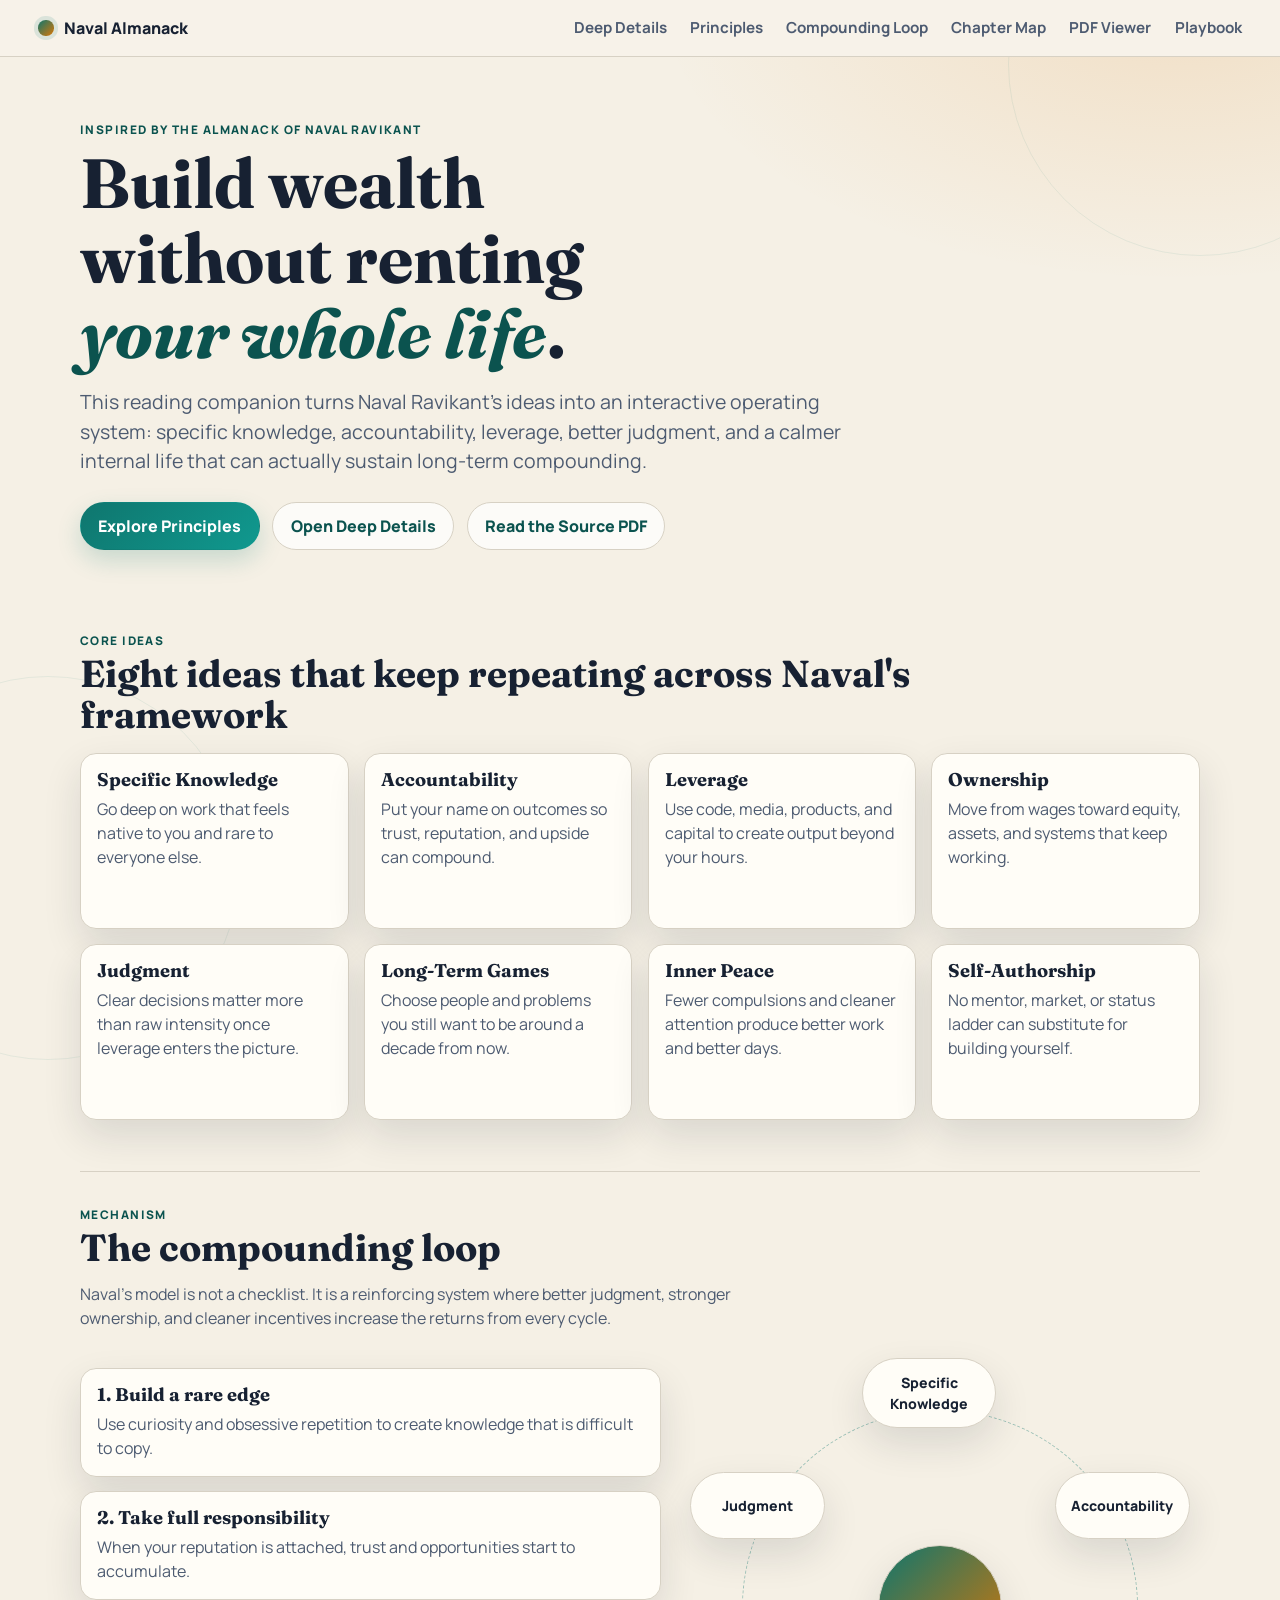
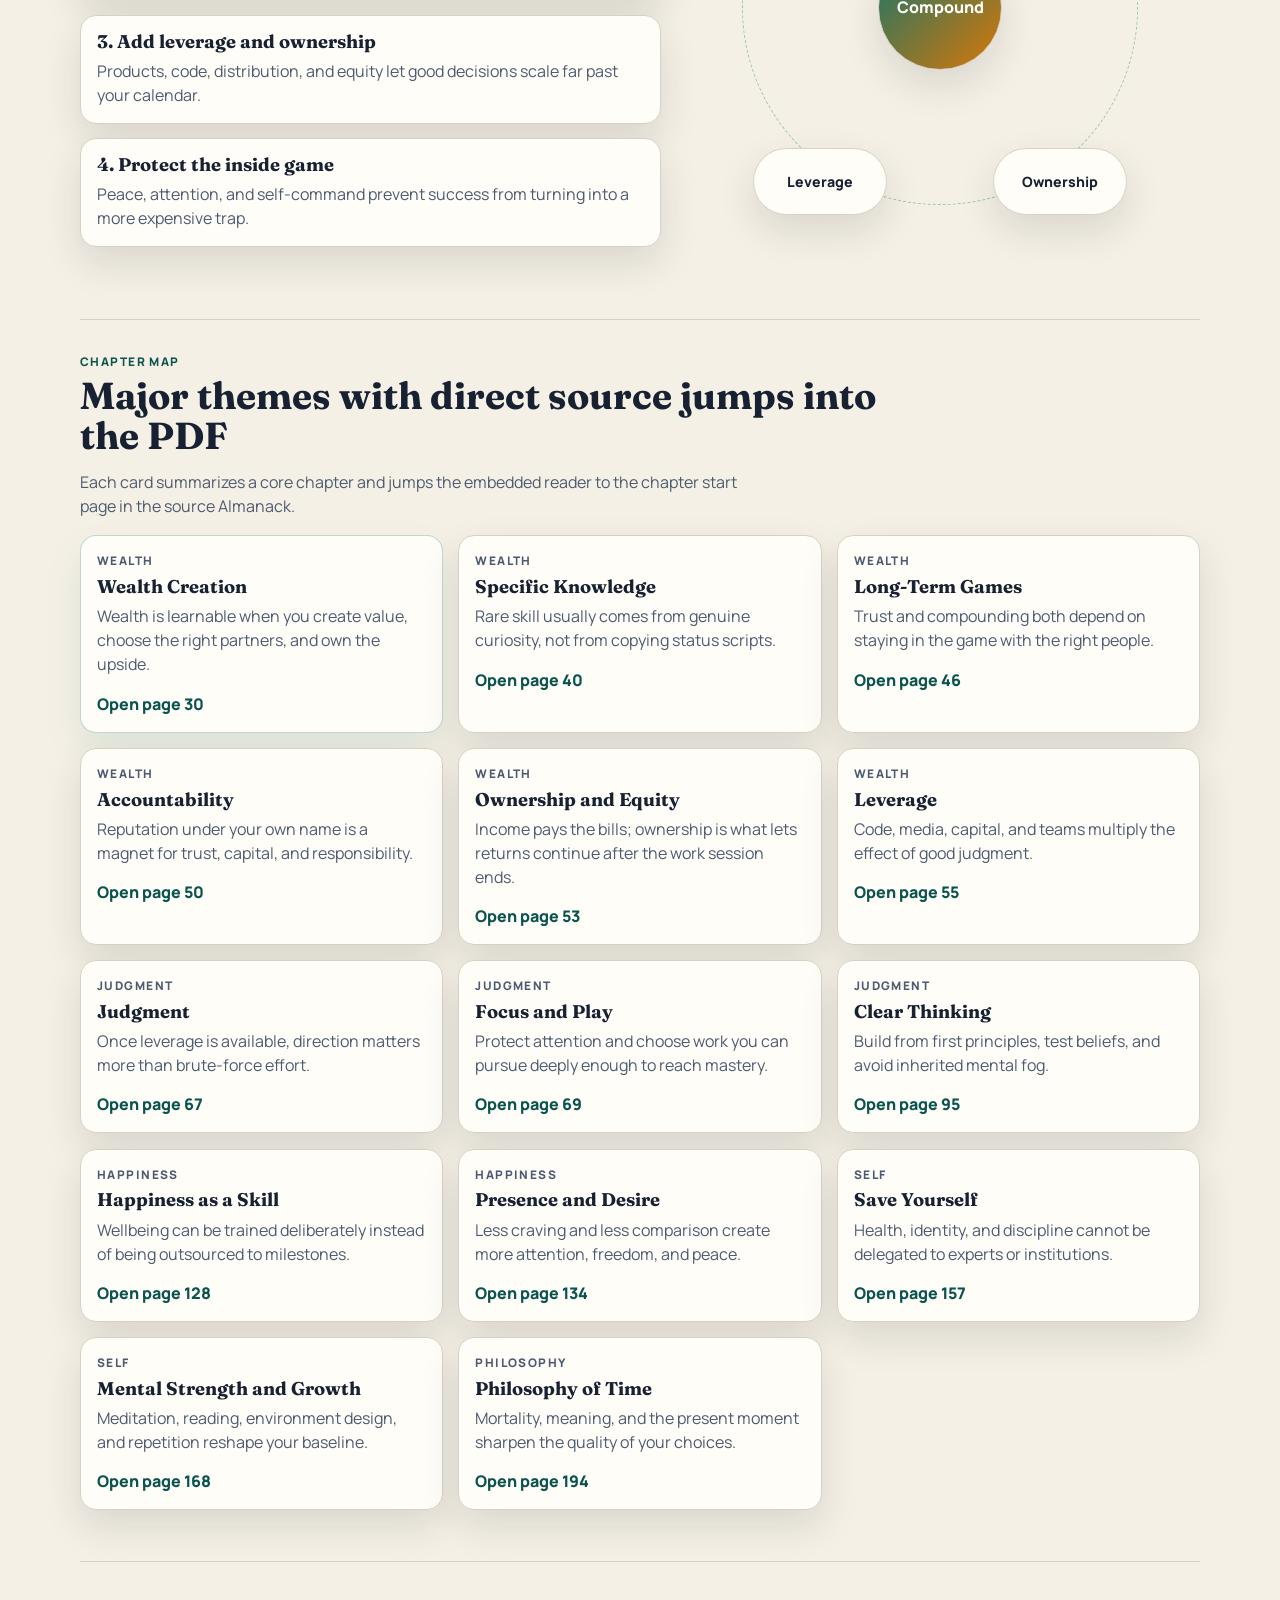
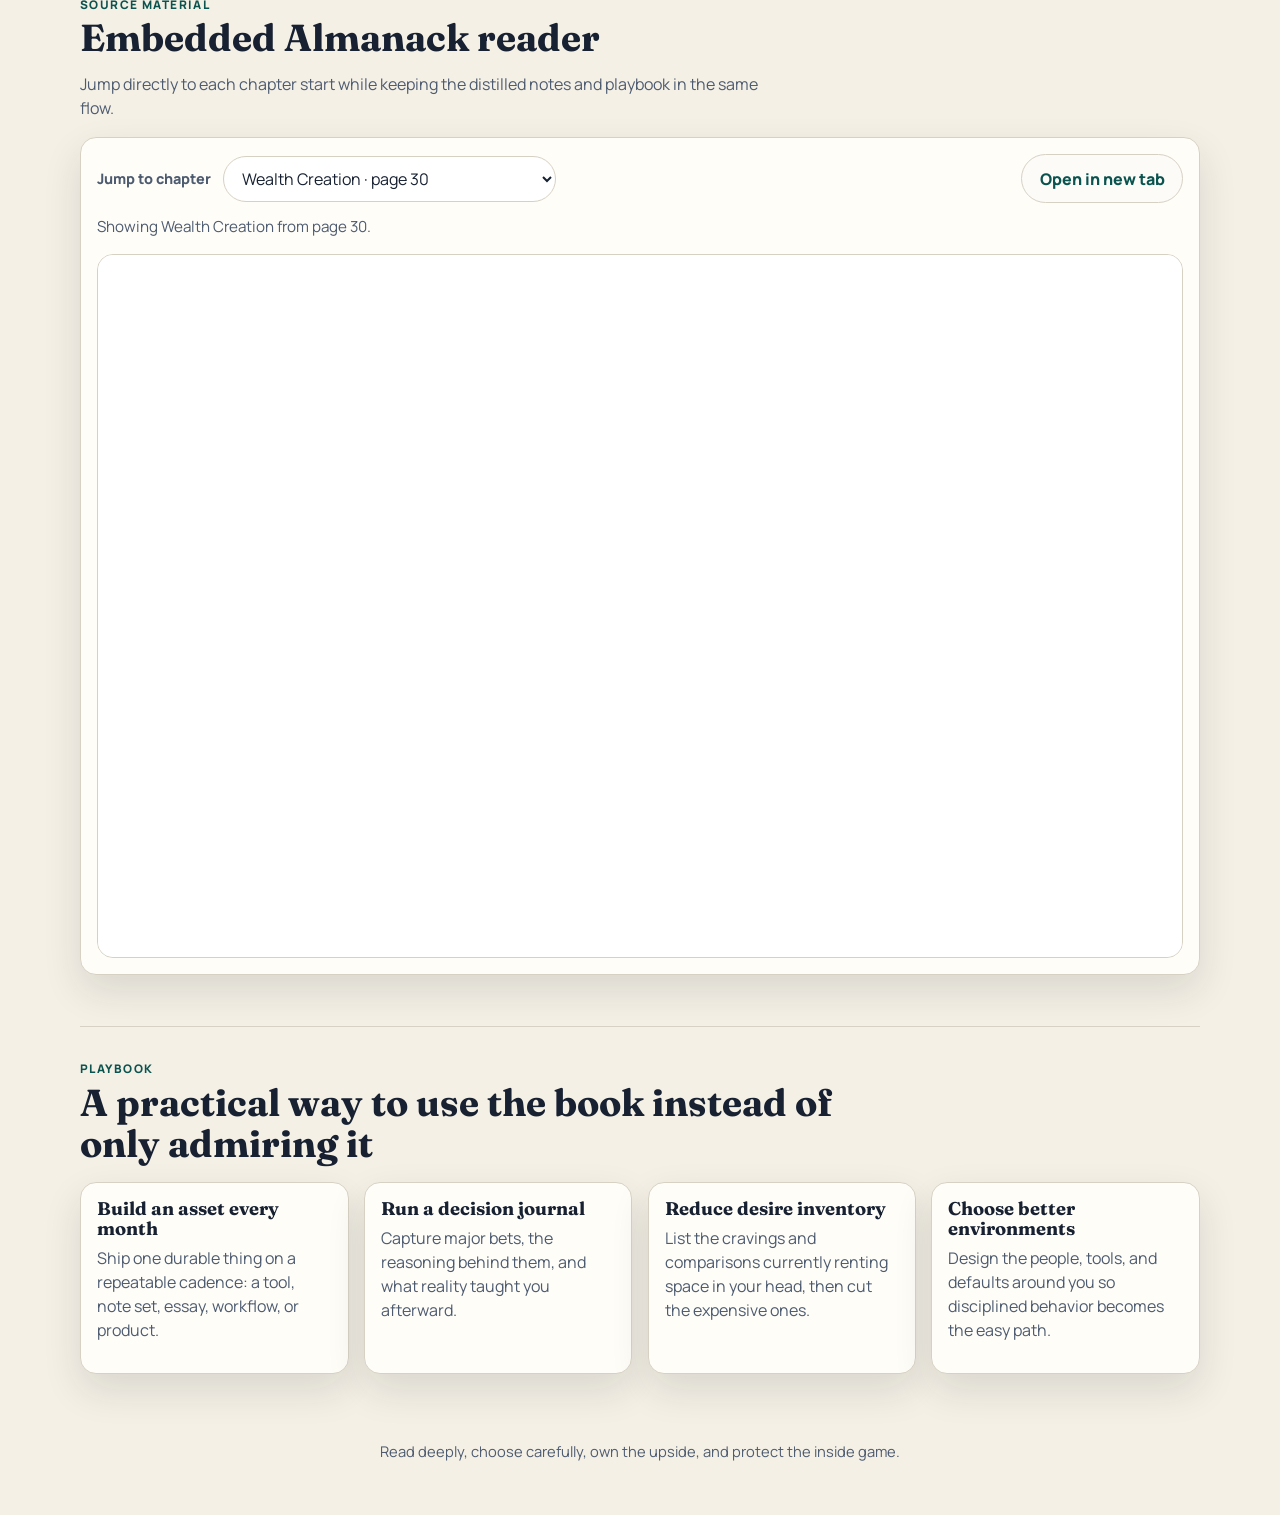
<file: index.html>
<!doctype html>
<html lang="en">
  <head>
    <meta charset="UTF-8" />
    <meta name="viewport" content="width=device-width, initial-scale=1.0" />
    <meta
      name="description"
      content="An interactive companion to The Almanack of Naval Ravikant covering wealth, judgment, leverage, happiness, and the full source PDF."
    />
    <title>Naval Almanack | Wealth, Judgment, and Happiness</title>
    <link rel="preconnect" href="https://fonts.googleapis.com" />
    <link rel="preconnect" href="https://fonts.gstatic.com" crossorigin />
    <link
      href="https://fonts.googleapis.com/css2?family=Fraunces:opsz,wght@9..144,500;9..144,700&family=Manrope:wght@400;500;700;800&display=swap"
      rel="stylesheet"
    />
    <link rel="stylesheet" href="styles.css" />
  </head>
  <body>
    <div class="ambient ambient-a" aria-hidden="true"></div>
    <div class="ambient ambient-b" aria-hidden="true"></div>

    <header class="site-header">
      <a class="brand" href="#top">
        <span class="brand-mark" aria-hidden="true"></span>
        <span>Naval Almanack</span>
      </a>
      <button class="menu-toggle" id="menuToggle" aria-expanded="false" aria-controls="mainNav">
        Menu
      </button>
      <nav id="mainNav" class="main-nav">
        <a href="details.html">Deep Details</a>
        <a href="#principles">Principles</a>
        <a href="#compounding">Compounding Loop</a>
        <a href="#archive">Chapter Map</a>
        <a href="#viewer">PDF Viewer</a>
        <a href="#playbook">Playbook</a>
      </nav>
    </header>

    <main id="top">
      <section class="hero reveal">
        <p class="kicker">Inspired by The Almanack of Naval Ravikant</p>
        <h1>Build wealth without renting <span>your whole life</span>.</h1>
        <p class="lede">
          This reading companion turns Naval Ravikant's ideas into an interactive operating
          system: specific knowledge, accountability, leverage, better judgment, and a calmer
          internal life that can actually sustain long-term compounding.
        </p>
        <div class="hero-cta">
          <a class="btn btn-primary" href="#principles">Explore Principles</a>
          <a class="btn btn-ghost" href="details.html">Open Deep Details</a>
          <a class="btn btn-ghost" href="#viewer">Read the Source PDF</a>
        </div>
      </section>

      <section id="principles" class="section">
        <div class="section-head reveal">
          <p class="eyebrow">Core Ideas</p>
          <h2>Eight ideas that keep repeating across Naval's framework</h2>
        </div>
        <div class="card-grid">
          <article class="principle-card reveal">
            <h3>Specific Knowledge</h3>
            <p>Go deep on work that feels native to you and rare to everyone else.</p>
          </article>
          <article class="principle-card reveal">
            <h3>Accountability</h3>
            <p>Put your name on outcomes so trust, reputation, and upside can compound.</p>
          </article>
          <article class="principle-card reveal">
            <h3>Leverage</h3>
            <p>Use code, media, products, and capital to create output beyond your hours.</p>
          </article>
          <article class="principle-card reveal">
            <h3>Ownership</h3>
            <p>Move from wages toward equity, assets, and systems that keep working.</p>
          </article>
          <article class="principle-card reveal">
            <h3>Judgment</h3>
            <p>Clear decisions matter more than raw intensity once leverage enters the picture.</p>
          </article>
          <article class="principle-card reveal">
            <h3>Long-Term Games</h3>
            <p>Choose people and problems you still want to be around a decade from now.</p>
          </article>
          <article class="principle-card reveal">
            <h3>Inner Peace</h3>
            <p>Fewer compulsions and cleaner attention produce better work and better days.</p>
          </article>
          <article class="principle-card reveal">
            <h3>Self-Authorship</h3>
            <p>No mentor, market, or status ladder can substitute for building yourself.</p>
          </article>
        </div>
      </section>

      <section id="compounding" class="section section-alt">
        <div class="section-head reveal">
          <p class="eyebrow">Mechanism</p>
          <h2>The compounding loop</h2>
          <p class="section-note">
            Naval's model is not a checklist. It is a reinforcing system where better judgment,
            stronger ownership, and cleaner incentives increase the returns from every cycle.
          </p>
        </div>
        <div class="compounding-layout reveal">
          <div class="compounding-copy">
            <div class="insight-card">
              <h3>1. Build a rare edge</h3>
              <p>Use curiosity and obsessive repetition to create knowledge that is difficult to copy.</p>
            </div>
            <div class="insight-card">
              <h3>2. Take full responsibility</h3>
              <p>When your reputation is attached, trust and opportunities start to accumulate.</p>
            </div>
            <div class="insight-card">
              <h3>3. Add leverage and ownership</h3>
              <p>Products, code, distribution, and equity let good decisions scale far past your calendar.</p>
            </div>
            <div class="insight-card">
              <h3>4. Protect the inside game</h3>
              <p>Peace, attention, and self-command prevent success from turning into a more expensive trap.</p>
            </div>
          </div>
          <div class="loop-diagram" aria-hidden="true">
            <div class="ring"></div>
            <div class="node n1">Specific Knowledge</div>
            <div class="node n2">Accountability</div>
            <div class="node n3">Ownership</div>
            <div class="node n4">Leverage</div>
            <div class="node n5">Judgment</div>
            <div class="center">Compound</div>
          </div>
        </div>
      </section>

      <section id="archive" class="section">
        <div class="section-head reveal">
          <p class="eyebrow">Chapter Map</p>
          <h2>Major themes with direct source jumps into the PDF</h2>
          <p class="section-note">
            Each card summarizes a core chapter and jumps the embedded reader to the chapter start
            page in the source Almanack.
          </p>
        </div>
        <div class="archive-grid">
          <article class="archive-card reveal" data-chapter="wealth-creation">
            <p class="year">Wealth</p>
            <h3>Wealth Creation</h3>
            <p>Wealth is learnable when you create value, choose the right partners, and own the upside.</p>
            <a class="archive-link chapter-jump" href="#viewer" data-chapter-jump="wealth-creation" data-page="30" data-label="Wealth Creation">Open page 30</a>
          </article>
          <article class="archive-card reveal" data-chapter="specific-knowledge">
            <p class="year">Wealth</p>
            <h3>Specific Knowledge</h3>
            <p>Rare skill usually comes from genuine curiosity, not from copying status scripts.</p>
            <a class="archive-link chapter-jump" href="#viewer" data-chapter-jump="specific-knowledge" data-page="40" data-label="Specific Knowledge">Open page 40</a>
          </article>
          <article class="archive-card reveal" data-chapter="long-term-games">
            <p class="year">Wealth</p>
            <h3>Long-Term Games</h3>
            <p>Trust and compounding both depend on staying in the game with the right people.</p>
            <a class="archive-link chapter-jump" href="#viewer" data-chapter-jump="long-term-games" data-page="46" data-label="Long-Term Games">Open page 46</a>
          </article>
          <article class="archive-card reveal" data-chapter="accountability">
            <p class="year">Wealth</p>
            <h3>Accountability</h3>
            <p>Reputation under your own name is a magnet for trust, capital, and responsibility.</p>
            <a class="archive-link chapter-jump" href="#viewer" data-chapter-jump="accountability" data-page="50" data-label="Accountability">Open page 50</a>
          </article>
          <article class="archive-card reveal" data-chapter="equity">
            <p class="year">Wealth</p>
            <h3>Ownership and Equity</h3>
            <p>Income pays the bills; ownership is what lets returns continue after the work session ends.</p>
            <a class="archive-link chapter-jump" href="#viewer" data-chapter-jump="equity" data-page="53" data-label="Ownership and Equity">Open page 53</a>
          </article>
          <article class="archive-card reveal" data-chapter="leverage">
            <p class="year">Wealth</p>
            <h3>Leverage</h3>
            <p>Code, media, capital, and teams multiply the effect of good judgment.</p>
            <a class="archive-link chapter-jump" href="#viewer" data-chapter-jump="leverage" data-page="55" data-label="Leverage">Open page 55</a>
          </article>
          <article class="archive-card reveal" data-chapter="judgment">
            <p class="year">Judgment</p>
            <h3>Judgment</h3>
            <p>Once leverage is available, direction matters more than brute-force effort.</p>
            <a class="archive-link chapter-jump" href="#viewer" data-chapter-jump="judgment" data-page="67" data-label="Judgment">Open page 67</a>
          </article>
          <article class="archive-card reveal" data-chapter="focus-play">
            <p class="year">Judgment</p>
            <h3>Focus and Play</h3>
            <p>Protect attention and choose work you can pursue deeply enough to reach mastery.</p>
            <a class="archive-link chapter-jump" href="#viewer" data-chapter-jump="focus-play" data-page="69" data-label="Focus and Play">Open page 69</a>
          </article>
          <article class="archive-card reveal" data-chapter="clear-thinking">
            <p class="year">Judgment</p>
            <h3>Clear Thinking</h3>
            <p>Build from first principles, test beliefs, and avoid inherited mental fog.</p>
            <a class="archive-link chapter-jump" href="#viewer" data-chapter-jump="clear-thinking" data-page="95" data-label="Clear Thinking">Open page 95</a>
          </article>
          <article class="archive-card reveal" data-chapter="happiness">
            <p class="year">Happiness</p>
            <h3>Happiness as a Skill</h3>
            <p>Wellbeing can be trained deliberately instead of being outsourced to milestones.</p>
            <a class="archive-link chapter-jump" href="#viewer" data-chapter-jump="happiness" data-page="128" data-label="Happiness as a Skill">Open page 128</a>
          </article>
          <article class="archive-card reveal" data-chapter="presence">
            <p class="year">Happiness</p>
            <h3>Presence and Desire</h3>
            <p>Less craving and less comparison create more attention, freedom, and peace.</p>
            <a class="archive-link chapter-jump" href="#viewer" data-chapter-jump="presence" data-page="134" data-label="Presence and Desire">Open page 134</a>
          </article>
          <article class="archive-card reveal" data-chapter="save-yourself">
            <p class="year">Self</p>
            <h3>Save Yourself</h3>
            <p>Health, identity, and discipline cannot be delegated to experts or institutions.</p>
            <a class="archive-link chapter-jump" href="#viewer" data-chapter-jump="save-yourself" data-page="157" data-label="Save Yourself">Open page 157</a>
          </article>
          <article class="archive-card reveal" data-chapter="mental-strength">
            <p class="year">Self</p>
            <h3>Mental Strength and Growth</h3>
            <p>Meditation, reading, environment design, and repetition reshape your baseline.</p>
            <a class="archive-link chapter-jump" href="#viewer" data-chapter-jump="mental-strength" data-page="168" data-label="Mental Strength and Growth">Open page 168</a>
          </article>
          <article class="archive-card reveal" data-chapter="philosophy">
            <p class="year">Philosophy</p>
            <h3>Philosophy of Time</h3>
            <p>Mortality, meaning, and the present moment sharpen the quality of your choices.</p>
            <a class="archive-link chapter-jump" href="#viewer" data-chapter-jump="philosophy" data-page="194" data-label="Philosophy of Time">Open page 194</a>
          </article>
        </div>
      </section>

      <section id="viewer" class="section section-alt">
        <div class="section-head reveal">
          <p class="eyebrow">Source Material</p>
          <h2>Embedded Almanack reader</h2>
          <p class="section-note">
            Jump directly to each chapter start while keeping the distilled notes and playbook in the
            same flow.
          </p>
        </div>
        <div class="viewer-panel reveal">
          <div class="viewer-toolbar">
            <label class="viewer-label" for="chapterSelect">Jump to chapter</label>
            <select id="chapterSelect" aria-label="Jump to chapter">
              <option value="wealth-creation" data-page="30">Wealth Creation · page 30</option>
              <option value="specific-knowledge" data-page="40">Specific Knowledge · page 40</option>
              <option value="long-term-games" data-page="46">Long-Term Games · page 46</option>
              <option value="accountability" data-page="50">Accountability · page 50</option>
              <option value="equity" data-page="53">Ownership and Equity · page 53</option>
              <option value="leverage" data-page="55">Leverage · page 55</option>
              <option value="judgment" data-page="67">Judgment · page 67</option>
              <option value="focus-play" data-page="69">Focus and Play · page 69</option>
              <option value="clear-thinking" data-page="95">Clear Thinking · page 95</option>
              <option value="happiness" data-page="128">Happiness as a Skill · page 128</option>
              <option value="presence" data-page="134">Presence and Desire · page 134</option>
              <option value="save-yourself" data-page="157">Save Yourself · page 157</option>
              <option value="mental-strength" data-page="168">Mental Strength and Growth · page 168</option>
              <option value="philosophy" data-page="194">Philosophy of Time · page 194</option>
            </select>
            <a
              id="openPdfTab"
              class="btn btn-ghost viewer-link"
              href="Eric-Jorgenson_The-Almanack-of-Naval-Ravikant_Final.pdf#page=30&view=FitH"
              target="_blank"
              rel="noopener noreferrer"
            >
              Open in new tab
            </a>
          </div>
          <p id="viewerMeta" class="viewer-meta">Showing Wealth Creation from page 30.</p>
          <div class="viewer-frame">
            <iframe
              id="letterViewer"
              title="The Almanack of Naval Ravikant PDF"
              src="Eric-Jorgenson_The-Almanack-of-Naval-Ravikant_Final.pdf#page=30&view=FitH"
              loading="lazy"
            ></iframe>
          </div>
        </div>
      </section>

      <section id="playbook" class="section">
        <div class="section-head reveal">
          <p class="eyebrow">Playbook</p>
          <h2>A practical way to use the book instead of only admiring it</h2>
        </div>
        <div class="playbook-grid">
          <article class="playbook-card reveal">
            <h3>Build an asset every month</h3>
            <p>Ship one durable thing on a repeatable cadence: a tool, note set, essay, workflow, or product.</p>
          </article>
          <article class="playbook-card reveal">
            <h3>Run a decision journal</h3>
            <p>Capture major bets, the reasoning behind them, and what reality taught you afterward.</p>
          </article>
          <article class="playbook-card reveal">
            <h3>Reduce desire inventory</h3>
            <p>List the cravings and comparisons currently renting space in your head, then cut the expensive ones.</p>
          </article>
          <article class="playbook-card reveal">
            <h3>Choose better environments</h3>
            <p>Design the people, tools, and defaults around you so disciplined behavior becomes the easy path.</p>
          </article>
        </div>
      </section>
    </main>

    <footer class="site-footer reveal">
      <p>Read deeply, choose carefully, own the upside, and protect the inside game.</p>
    </footer>

    <script src="script.js"></script>
  </body>
</html>
</file>
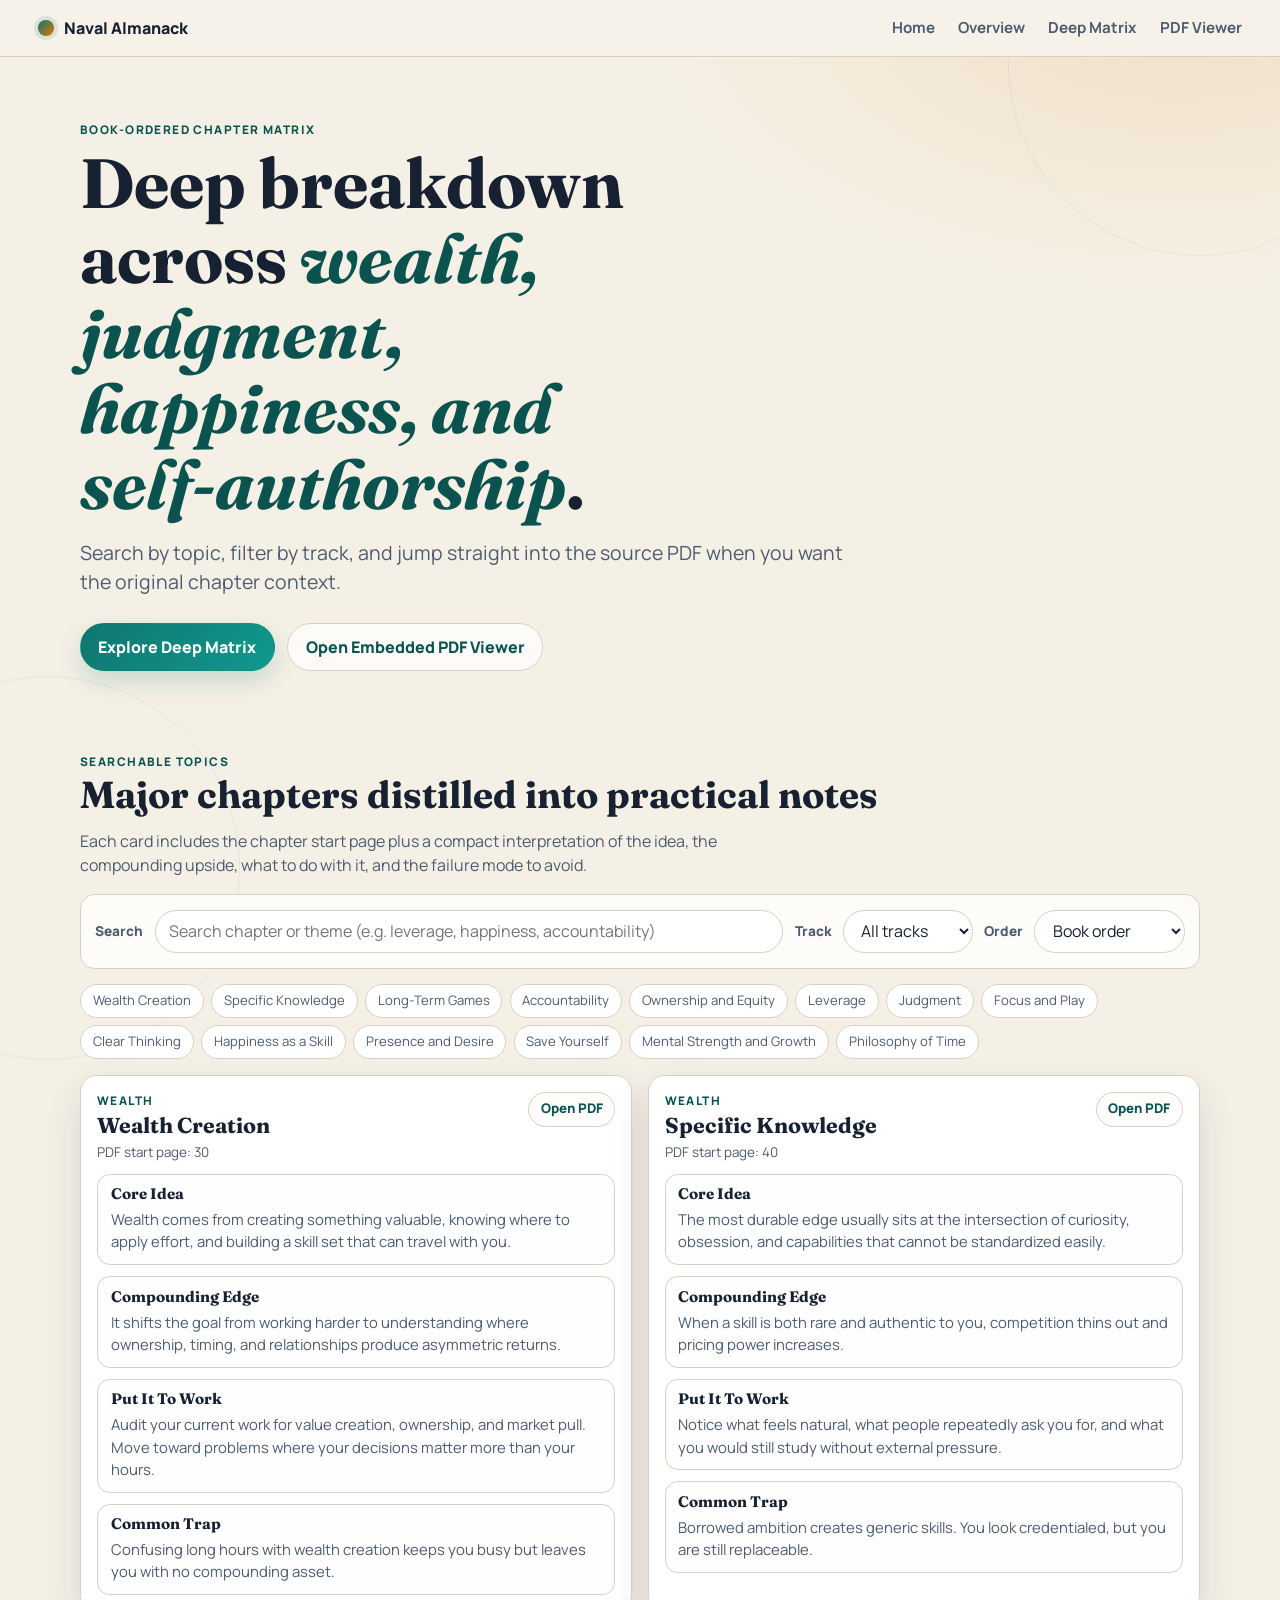
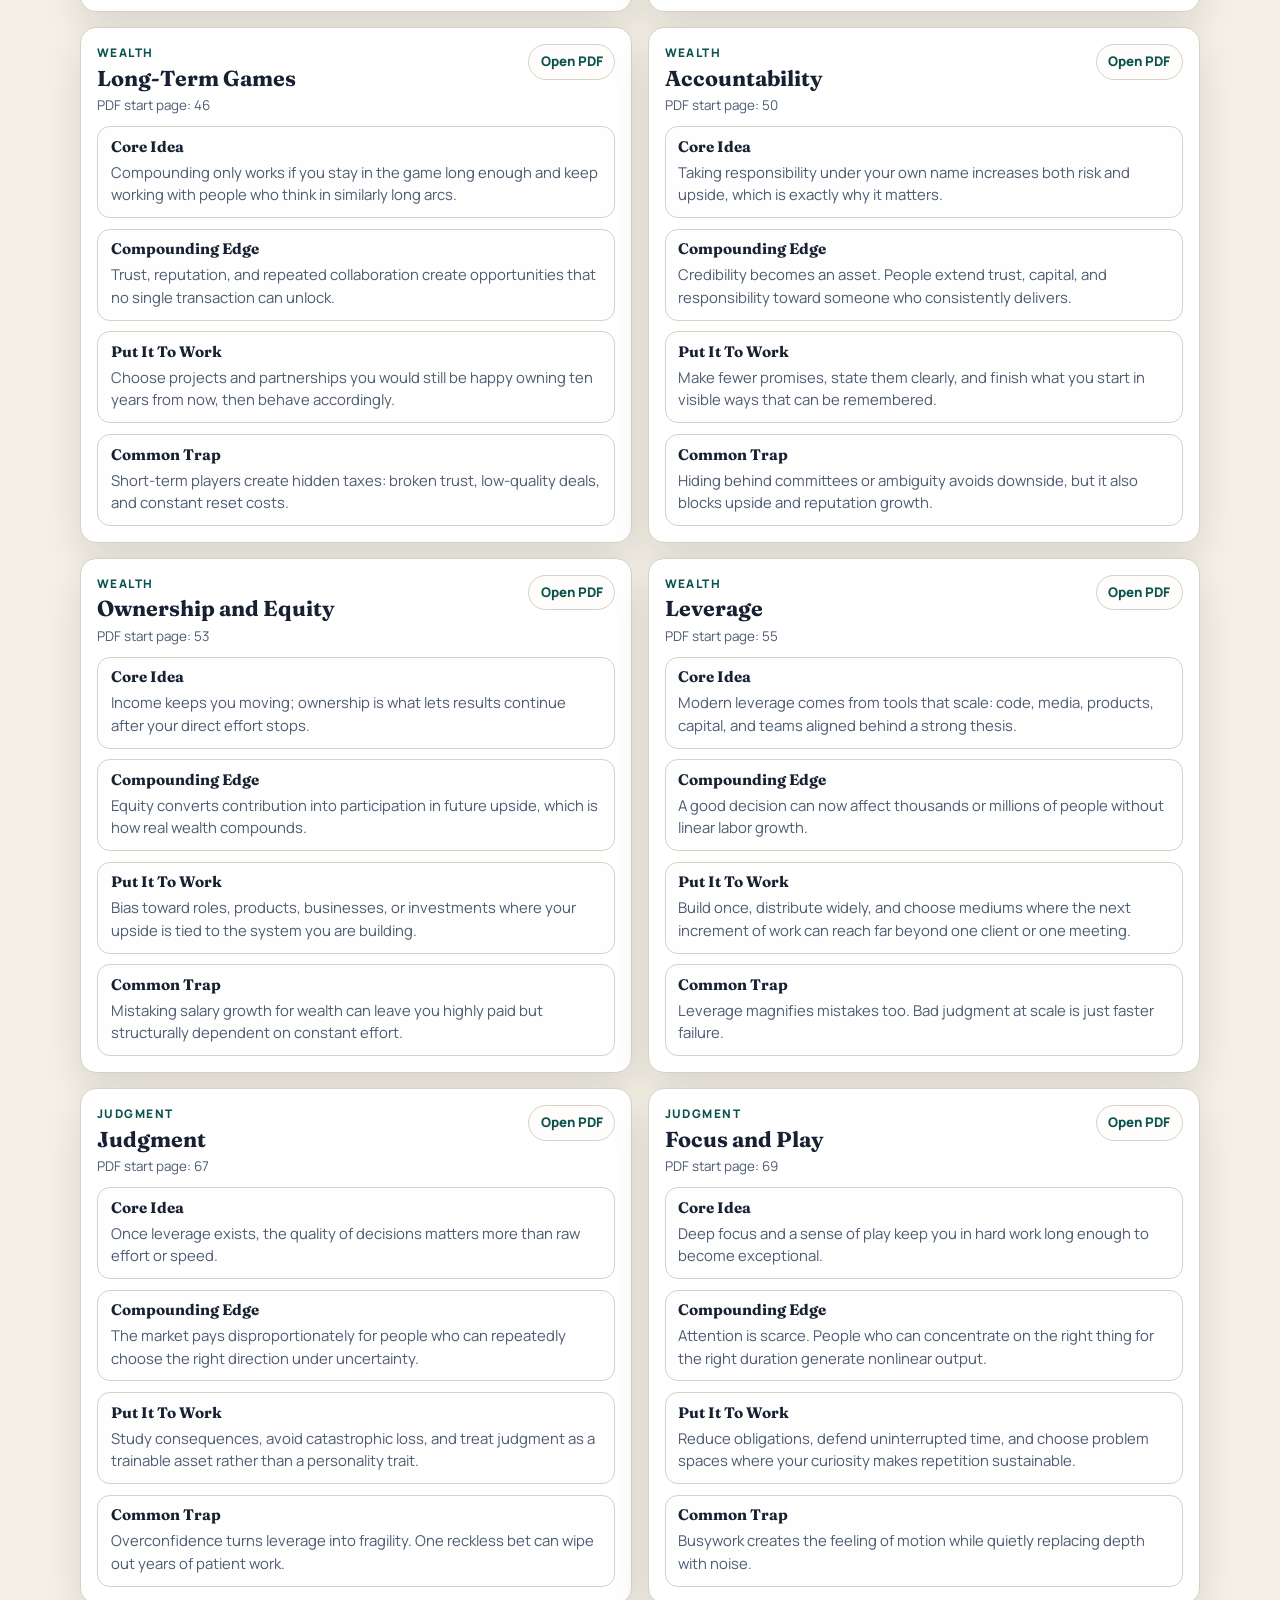
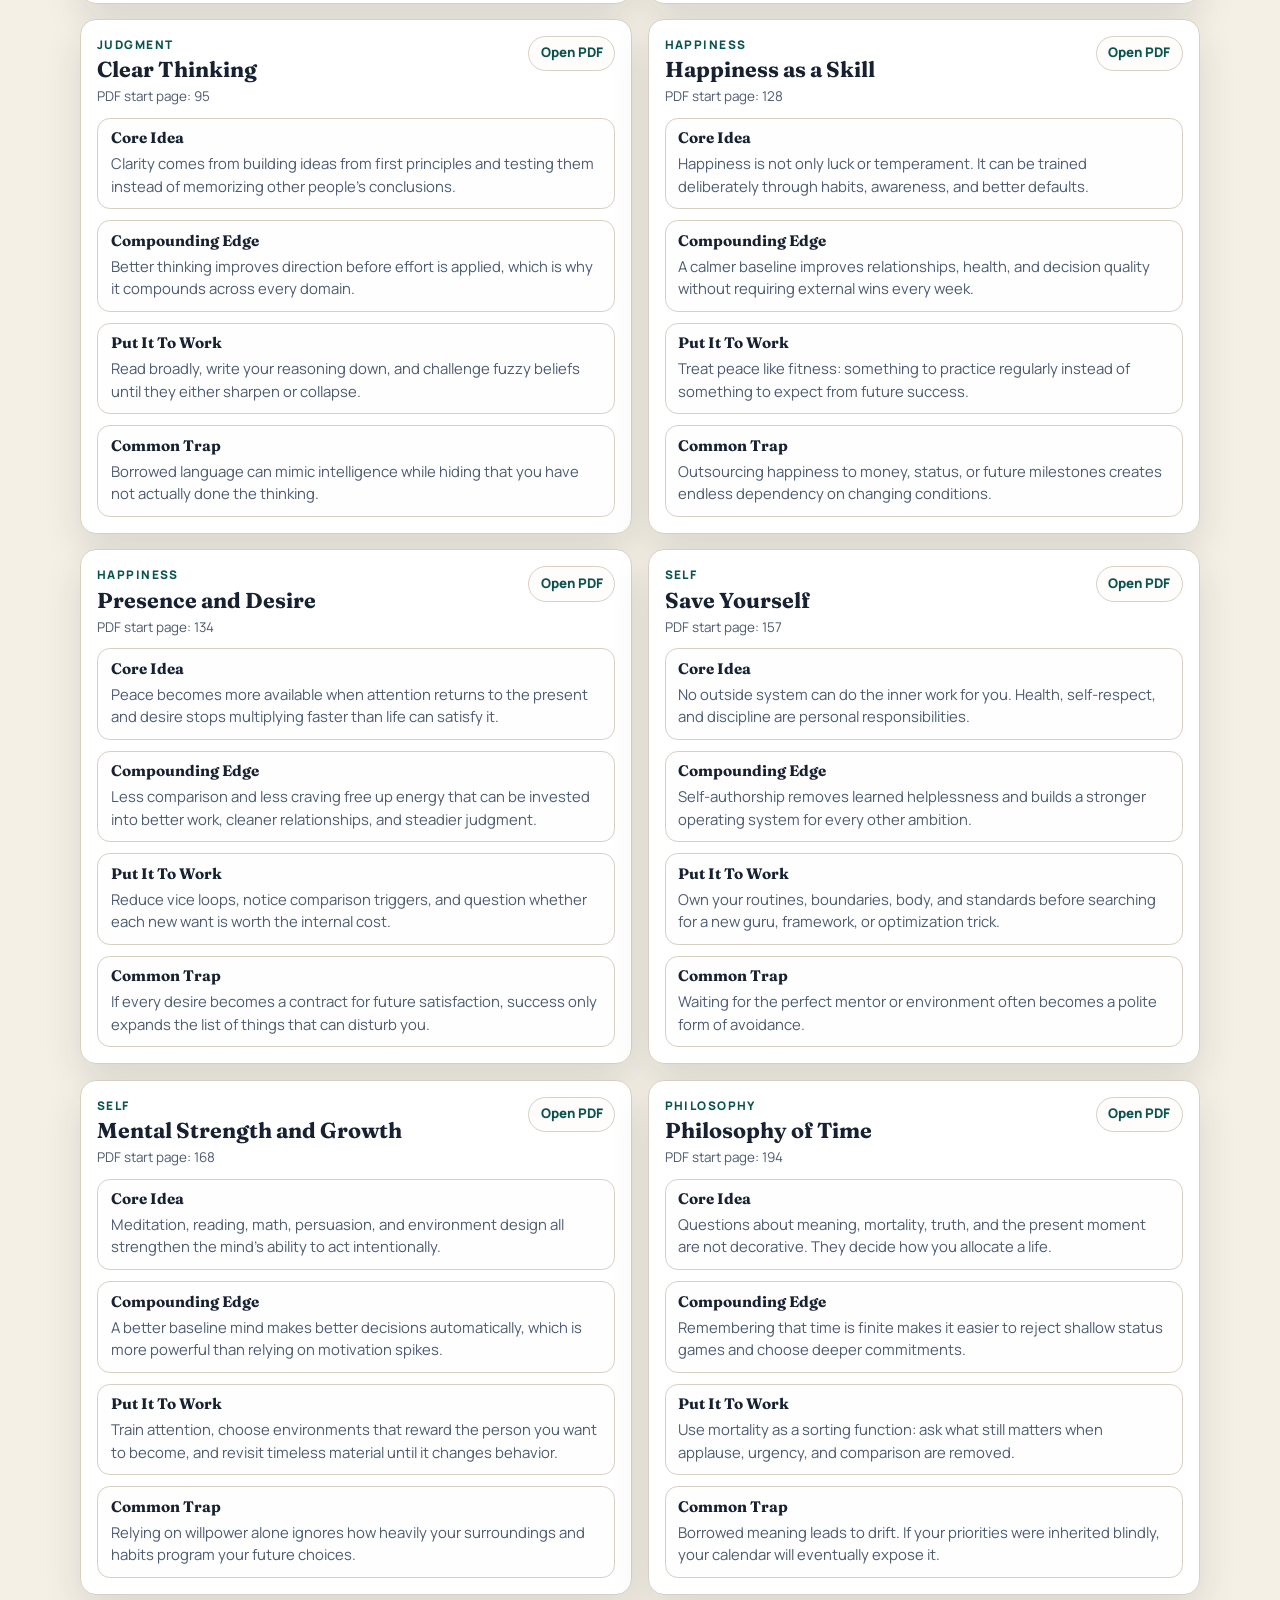
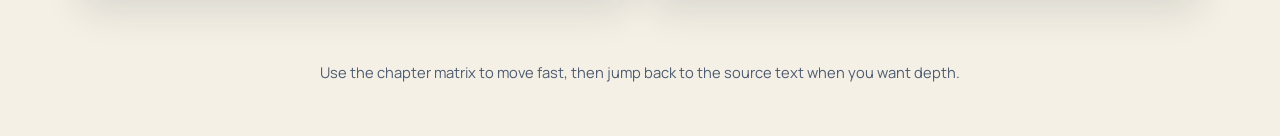
<file: details.html>
<!doctype html>
<html lang="en">
  <head>
    <meta charset="UTF-8" />
    <meta name="viewport" content="width=device-width, initial-scale=1.0" />
    <meta
      name="description"
      content="Deep chapter-by-chapter guide to The Almanack of Naval Ravikant with searchable themes and direct PDF jumps."
    />
    <title>Deep Details | Naval Almanack</title>
    <link rel="preconnect" href="https://fonts.googleapis.com" />
    <link rel="preconnect" href="https://fonts.gstatic.com" crossorigin />
    <link
      href="https://fonts.googleapis.com/css2?family=Fraunces:opsz,wght@9..144,500;9..144,700&family=Manrope:wght@400;500;700;800&display=swap"
      rel="stylesheet"
    />
    <link rel="stylesheet" href="styles.css" />
    <link rel="stylesheet" href="details.css" />
  </head>
  <body>
    <div class="ambient ambient-a" aria-hidden="true"></div>
    <div class="ambient ambient-b" aria-hidden="true"></div>

    <header class="site-header">
      <a class="brand" href="index.html#top">
        <span class="brand-mark" aria-hidden="true"></span>
        <span>Naval Almanack</span>
      </a>
      <button class="menu-toggle" id="menuToggle" aria-expanded="false" aria-controls="mainNav">
        Menu
      </button>
      <nav id="mainNav" class="main-nav">
        <a href="index.html#top">Home</a>
        <a href="#overview">Overview</a>
        <a href="#matrix">Deep Matrix</a>
        <a href="index.html#viewer">PDF Viewer</a>
      </nav>
    </header>

    <main id="top">
      <section id="overview" class="hero reveal">
        <p class="kicker">Book-Ordered Chapter Matrix</p>
        <h1>Deep breakdown across <span>wealth, judgment, happiness, and self-authorship</span>.</h1>
        <p class="lede">
          Search by topic, filter by track, and jump straight into the source PDF when you want the
          original chapter context.
        </p>
        <div class="hero-cta">
          <a class="btn btn-primary" href="#matrix">Explore Deep Matrix</a>
          <a class="btn btn-ghost" href="index.html#viewer">Open Embedded PDF Viewer</a>
        </div>
      </section>

      <section id="matrix" class="section">
        <div class="section-head reveal">
          <p class="eyebrow">Searchable Topics</p>
          <h2>Major chapters distilled into practical notes</h2>
          <p class="section-note">
            Each card includes the chapter start page plus a compact interpretation of the idea, the
            compounding upside, what to do with it, and the failure mode to avoid.
          </p>
        </div>

        <div class="control-bar reveal">
          <label for="detailSearch">Search</label>
          <input
            id="detailSearch"
            type="search"
            placeholder="Search chapter or theme (e.g. leverage, happiness, accountability)"
          />

          <label for="focusArea">Track</label>
          <select id="focusArea" aria-label="Track">
            <option value="all">All tracks</option>
            <option value="wealth">Wealth</option>
            <option value="judgment">Judgment</option>
            <option value="happiness">Happiness</option>
            <option value="self">Self</option>
            <option value="philosophy">Philosophy</option>
          </select>

          <label for="sortOrder">Order</label>
          <select id="sortOrder" aria-label="Sort order">
            <option value="asc">Book order</option>
            <option value="desc">Reverse order</option>
          </select>
        </div>

        <div id="yearPills" class="year-pills reveal"></div>
        <div id="detailGrid" class="detail-grid"></div>
      </section>
    </main>

    <footer class="site-footer reveal">
      <p>Use the chapter matrix to move fast, then jump back to the source text when you want depth.</p>
    </footer>

    <script src="script.js"></script>
    <script src="details.js"></script>
  </body>
</html>
</file>
<file: styles.css>
:root {
  --bg: #f5f0e5;
  --ink: #172132;
  --ink-soft: #4d5b71;
  --brand: #0f766e;
  --brand-deep: #0b534f;
  --accent: #d97706;
  --card: #fffdf7;
  --line: #d7d1c4;
  --shadow: 0 16px 38px rgba(23, 33, 50, 0.12);
}

*,
*::before,
*::after {
  box-sizing: border-box;
}

html,
body {
  margin: 0;
  padding: 0;
}

html {
  scroll-behavior: smooth;
}

body {
  font-family: "Manrope", "Segoe UI", sans-serif;
  color: var(--ink);
  background:
    radial-gradient(1200px 600px at 6% -8%, rgba(15, 118, 110, 0.12), transparent 58%),
    radial-gradient(1000px 540px at 92% 0%, rgba(217, 119, 6, 0.14), transparent 52%),
    var(--bg);
  line-height: 1.5;
}

a {
  color: inherit;
}

.ambient {
  position: fixed;
  z-index: -1;
  width: 24rem;
  height: 24rem;
  border-radius: 50%;
  border: 1px solid rgba(15, 118, 110, 0.12);
  opacity: 0.6;
}

.ambient-a {
  top: -8rem;
  right: -7rem;
}

.ambient-b {
  bottom: -10rem;
  left: -9rem;
}

.site-header {
  position: sticky;
  top: 0;
  z-index: 20;
  display: flex;
  align-items: center;
  justify-content: space-between;
  gap: 1rem;
  padding: 1rem clamp(1rem, 3vw, 3rem);
  border-bottom: 1px solid var(--line);
  background: color-mix(in srgb, var(--bg) 84%, white 16%);
  backdrop-filter: blur(10px);
}

.brand {
  display: inline-flex;
  align-items: center;
  gap: 0.65rem;
  text-decoration: none;
  font-weight: 800;
  color: var(--ink);
}

.brand-mark {
  width: 0.95rem;
  height: 0.95rem;
  border-radius: 50%;
  background: linear-gradient(135deg, var(--brand), var(--accent));
  box-shadow: 0 0 0 4px rgba(15, 118, 110, 0.12);
}

.main-nav {
  display: flex;
  align-items: center;
  gap: clamp(0.8rem, 2vw, 1.45rem);
}

.main-nav a {
  color: var(--ink-soft);
  font-size: 0.95rem;
  font-weight: 700;
  text-decoration: none;
}

.main-nav a:hover,
.main-nav a:focus-visible {
  color: var(--brand-deep);
}

.menu-toggle {
  display: none;
  border: 1px solid var(--line);
  border-radius: 999px;
  padding: 0.45rem 0.8rem;
  font: inherit;
  color: var(--ink);
  background: #fff;
}

main,
.site-footer {
  width: min(1120px, 92%);
  margin-inline: auto;
}

.hero {
  padding: clamp(2.5rem, 5vw, 5rem) 0 3rem;
}

.kicker,
.eyebrow,
.year {
  margin: 0;
  text-transform: uppercase;
  letter-spacing: 0.12em;
  font-size: 0.74rem;
  font-weight: 800;
  color: var(--brand-deep);
}

h1,
h2,
h3 {
  margin: 0;
  font-family: "Fraunces", "Georgia", serif;
  line-height: 1.08;
}

h1 {
  margin-top: 0.45rem;
  max-width: 13ch;
  font-size: clamp(2.2rem, 6vw, 4.35rem);
}

h1 span {
  color: var(--brand-deep);
  font-style: italic;
}

.lede {
  margin-top: 1rem;
  max-width: 64ch;
  font-size: clamp(1rem, 2.3vw, 1.22rem);
  color: var(--ink-soft);
}

.hero-cta {
  margin-top: 1.65rem;
  display: flex;
  flex-wrap: wrap;
  gap: 0.8rem;
}

.btn {
  display: inline-block;
  border-radius: 999px;
  padding: 0.7rem 1.08rem;
  border: 1px solid transparent;
  text-decoration: none;
  font-weight: 800;
  transition: transform 180ms ease, background-color 180ms ease, border-color 180ms ease;
}

.btn:hover,
.btn:focus-visible {
  transform: translateY(-2px);
}

.btn-primary {
  background: linear-gradient(135deg, var(--brand), #10998f);
  color: #fff;
  box-shadow: 0 10px 24px rgba(15, 118, 110, 0.2);
}

.btn-ghost {
  background: color-mix(in srgb, white 72%, var(--bg) 28%);
  border-color: var(--line);
  color: var(--brand-deep);
}

.section {
  padding: clamp(1.5rem, 3vw, 2.1rem) 0 clamp(2.2rem, 4vw, 3.6rem);
}

.section-alt {
  border-top: 1px solid var(--line);
  border-bottom: 1px solid var(--line);
}

.section-head {
  margin-bottom: 1.1rem;
}

h2 {
  margin-top: 0.3rem;
  max-width: 32ch;
  font-size: clamp(1.45rem, 4vw, 2.35rem);
}

.section-note {
  margin: 0.8rem 0 0;
  max-width: 68ch;
  color: var(--ink-soft);
}

.card-grid {
  display: grid;
  grid-template-columns: repeat(4, minmax(0, 1fr));
  gap: 0.95rem;
}

.principle-card,
.archive-card,
.insight-card,
.playbook-card,
.viewer-panel {
  background: var(--card);
  border: 1px solid var(--line);
  border-radius: 1rem;
  box-shadow: var(--shadow);
}

.principle-card {
  min-height: 11rem;
  padding: 1rem;
  transition: transform 180ms ease;
}

.principle-card:hover {
  transform: translateY(-3px);
}

.principle-card h3,
.archive-card h3,
.playbook-card h3,
.insight-card h3 {
  font-size: 1.15rem;
  margin-bottom: 0.45rem;
}

.principle-card p,
.archive-card p,
.playbook-card p,
.insight-card p {
  margin: 0;
  color: var(--ink-soft);
}

.compounding-layout {
  display: grid;
  grid-template-columns: minmax(0, 1fr) minmax(320px, 520px);
  gap: 1.2rem;
  align-items: center;
}

.compounding-copy {
  display: grid;
  gap: 0.9rem;
}

.insight-card {
  padding: 1rem;
}

.loop-diagram {
  position: relative;
  margin-inline: auto;
  width: min(100%, 520px);
  aspect-ratio: 1 / 1;
}

.ring {
  position: absolute;
  inset: 12%;
  border: 1px dashed rgba(15, 118, 110, 0.38);
  border-radius: 50%;
  animation: spin 34s linear infinite;
}

.node,
.center {
  position: absolute;
  display: grid;
  place-items: center;
  text-align: center;
  border-radius: 999px;
  background: var(--card);
  border: 1px solid var(--line);
  box-shadow: var(--shadow);
  color: var(--ink);
  font-weight: 800;
}

.node {
  width: 8.4rem;
  min-height: 4.2rem;
  padding: 0.8rem;
  font-size: 0.88rem;
}

.center {
  inset: 38%;
  background: linear-gradient(135deg, var(--brand), var(--accent));
  color: #fff;
  font-size: 1rem;
}

.n1 {
  top: 2%;
  left: 35%;
}

.n2 {
  top: 24%;
  right: 2%;
}

.n3 {
  bottom: 10%;
  right: 14%;
}

.n4 {
  bottom: 10%;
  left: 14%;
}

.n5 {
  top: 24%;
  left: 2%;
}

.archive-grid {
  display: grid;
  grid-template-columns: repeat(3, minmax(0, 1fr));
  gap: 0.95rem;
}

.archive-card {
  padding: 1rem;
  transition: transform 180ms ease, border-color 180ms ease, box-shadow 180ms ease;
}

.archive-card:hover,
.archive-card.is-active {
  transform: translateY(-3px);
  border-color: rgba(15, 118, 110, 0.28);
  box-shadow: 0 18px 36px rgba(15, 118, 110, 0.1);
}

.archive-card .year {
  margin-bottom: 0.45rem;
}

.archive-card h3 {
  margin-bottom: 0.45rem;
}

.archive-card p + .archive-link {
  margin-top: 0.95rem;
}

.archive-link {
  display: inline-flex;
  align-items: center;
  gap: 0.35rem;
  text-decoration: none;
  font-weight: 800;
  color: var(--brand-deep);
}

.viewer-panel {
  padding: 1rem;
}

.viewer-toolbar {
  display: flex;
  flex-wrap: wrap;
  align-items: center;
  gap: 0.75rem;
}

.viewer-label {
  font-size: 0.9rem;
  font-weight: 800;
  color: var(--ink-soft);
}

select {
  border: 1px solid var(--line);
  border-radius: 999px;
  padding: 0.62rem 0.9rem;
  font: inherit;
  color: var(--ink);
  background: #fff;
}

.viewer-link {
  margin-left: auto;
}

.viewer-meta {
  margin: 0.85rem 0 0;
  color: var(--ink-soft);
  font-size: 0.95rem;
}

.viewer-frame {
  margin-top: 0.9rem;
  overflow: hidden;
  border-radius: 1rem;
  border: 1px solid var(--line);
  background: #eef1f5;
}

iframe {
  display: block;
  width: 100%;
  height: min(78vh, 900px);
  border: 0;
  background: #fff;
}

.playbook-grid {
  display: grid;
  grid-template-columns: repeat(4, minmax(0, 1fr));
  gap: 0.95rem;
}

.playbook-card {
  padding: 1rem;
  min-height: 12rem;
}

.site-footer {
  padding: 0 0 2.4rem;
  text-align: center;
  color: var(--ink-soft);
  font-size: 0.92rem;
}

.reveal {
  opacity: 0;
  transform: translateY(20px);
  transition: opacity 520ms ease, transform 520ms ease;
}

.reveal.is-visible {
  opacity: 1;
  transform: translateY(0);
}

@keyframes spin {
  from {
    transform: rotate(0deg);
  }
  to {
    transform: rotate(360deg);
  }
}

@media (max-width: 1100px) {
  .card-grid,
  .playbook-grid {
    grid-template-columns: repeat(2, minmax(0, 1fr));
  }

  .archive-grid {
    grid-template-columns: repeat(2, minmax(0, 1fr));
  }
}

@media (max-width: 900px) {
  .compounding-layout {
    grid-template-columns: 1fr;
  }

  .viewer-link {
    margin-left: 0;
  }
}

@media (max-width: 760px) {
  .menu-toggle {
    display: inline-flex;
  }

  .main-nav {
    position: absolute;
    top: calc(100% + 0.6rem);
    right: 1rem;
    left: 1rem;
    display: none;
    flex-direction: column;
    align-items: stretch;
    gap: 0.25rem;
    padding: 0.65rem;
    border: 1px solid var(--line);
    border-radius: 1rem;
    background: color-mix(in srgb, white 85%, var(--bg) 15%);
    box-shadow: var(--shadow);
  }

  .main-nav.is-open {
    display: flex;
  }

  .card-grid,
  .archive-grid,
  .playbook-grid {
    grid-template-columns: 1fr;
  }

  .loop-diagram {
    width: min(100%, 380px);
  }

  .node {
    width: 7.2rem;
    min-height: 3.7rem;
    font-size: 0.78rem;
  }

  .center {
    font-size: 0.9rem;
  }

  iframe {
    height: 68vh;
  }
}

@media (prefers-reduced-motion: reduce) {
  html {
    scroll-behavior: auto;
  }

  .ring,
  .btn,
  .principle-card,
  .archive-card,
  .reveal {
    transition: none;
    animation: none;
  }

  .reveal {
    opacity: 1;
    transform: none;
  }
}
</file>
<file: details.css>
.control-bar {
  display: grid;
  grid-template-columns: auto minmax(14rem, 1fr) auto auto auto auto;
  gap: 0.7rem;
  align-items: center;
  padding: 0.9rem;
  border: 1px solid var(--line);
  border-radius: 0.9rem;
  background: color-mix(in srgb, white 78%, var(--bg) 22%);
}

.control-bar label {
  font-size: 0.85rem;
  font-weight: 800;
  color: var(--ink-soft);
}

.control-bar input,
.control-bar select {
  border: 1px solid var(--line);
  border-radius: 999px;
  font: inherit;
  color: var(--ink);
  background: #fff;
  padding: 0.55rem 0.85rem;
}

.year-pills {
  margin-top: 0.95rem;
  display: flex;
  flex-wrap: wrap;
  gap: 0.45rem;
}

.year-pill {
  appearance: none;
  border: 1px solid var(--line);
  border-radius: 999px;
  padding: 0.38rem 0.74rem;
  font: inherit;
  font-size: 0.82rem;
  color: var(--ink-soft);
  background: #fff;
  cursor: pointer;
}

.year-pill:hover,
.year-pill:focus-visible {
  color: var(--brand-deep);
  border-color: rgba(15, 118, 110, 0.38);
  outline: none;
}

.detail-grid {
  margin-top: 1rem;
  display: grid;
  grid-template-columns: repeat(2, minmax(0, 1fr));
  gap: 0.95rem;
}

.detail-card {
  background: #fff;
  border: 1px solid var(--line);
  border-radius: 1rem;
  padding: 1rem;
  box-shadow: var(--shadow);
}

.detail-head {
  display: flex;
  justify-content: space-between;
  align-items: flex-start;
  gap: 0.75rem;
  margin-bottom: 0.7rem;
}

.detail-year-wrap {
  display: grid;
  gap: 0.3rem;
}

.detail-year {
  font-size: 1.35rem;
}

.detail-page {
  margin: 0;
  font-size: 0.84rem;
  color: var(--ink-soft);
}

.detail-link {
  border: 1px solid var(--line);
  border-radius: 999px;
  padding: 0.42rem 0.72rem;
  text-decoration: none;
  font-size: 0.83rem;
  font-weight: 800;
  color: var(--brand-deep);
  background: color-mix(in srgb, white 86%, var(--bg) 14%);
}

.detail-link:hover,
.detail-link:focus-visible {
  border-color: rgba(15, 118, 110, 0.38);
}

.detail-sections {
  display: grid;
  gap: 0.68rem;
}

.section-block {
  border: 1px solid var(--line);
  border-radius: 0.8rem;
  padding: 0.72rem 0.8rem;
  background: color-mix(in srgb, white 92%, #edf7f5 8%);
}

.section-block h3 {
  font-size: 0.95rem;
  margin: 0;
}

.section-block p {
  margin: 0.35rem 0 0;
  color: var(--ink-soft);
  font-size: 0.93rem;
}

@media (max-width: 1120px) {
  .control-bar {
    grid-template-columns: auto minmax(10rem, 1fr) auto auto;
  }
}

@media (max-width: 900px) {
  .detail-grid {
    grid-template-columns: 1fr;
  }

  .control-bar {
    grid-template-columns: 1fr;
    align-items: stretch;
  }
}
</file>
